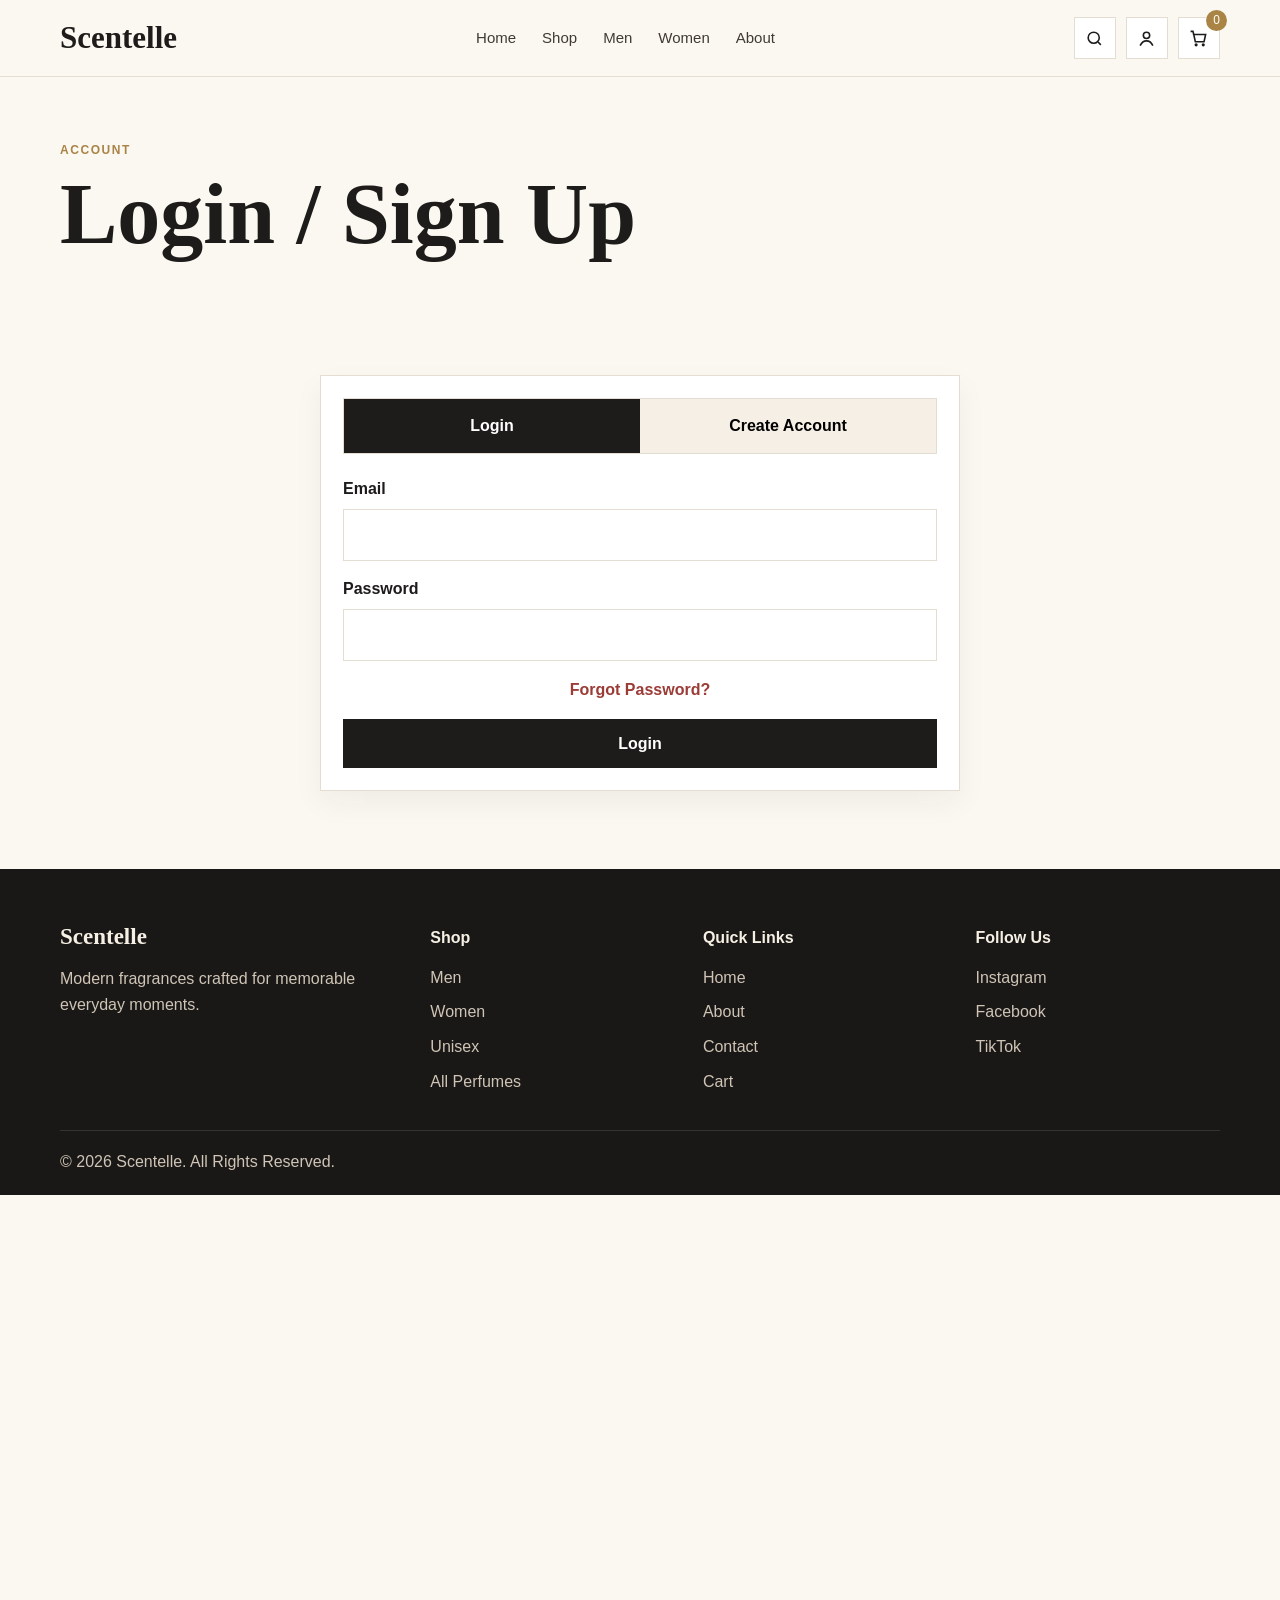
<file: index.html>
<?php require_once __DIR__ . '/includes/auth_guard.php'; ?>
<!DOCTYPE html>
<html lang="en" class="auth-checking">
<head>
  <meta charset="UTF-8">
  <meta name="viewport" content="width=device-width, initial-scale=1.0">
  <title>Scentelle | Modern Perfume Store</title>
  <link rel="icon" href="assets/images/bottle-amber.svg" type="image/svg+xml">
  <link rel="stylesheet" href="css/style.css">
</head>
<body>
  <header class="site-header">
    <div class="container navbar">
      <a class="logo" href="index.html">Scentelle</a>
      <nav class="nav-links" aria-label="Main navigation">
        <a class="active-link" href="index.html">Home</a>
        <a href="shop.html">Shop</a>
        <a href="shop.html?gender=Men">Men</a>
        <a href="shop.html?gender=Women">Women</a>
        <a href="about.html">About</a>
      </nav>
      <div class="nav-actions">
        <button class="icon-button" data-search-link type="button" aria-label="Search"><svg viewBox="0 0 24 24" fill="none" stroke="currentColor" stroke-width="2"><circle cx="11" cy="11" r="7"/><path d="m20 20-3.5-3.5"/></svg></button>
        <a class="icon-button" href="login.html" aria-label="Account"><svg viewBox="0 0 24 24" fill="none" stroke="currentColor" stroke-width="2"><circle cx="12" cy="8" r="4"/><path d="M4 21c1.8-4 5-6 8-6s6.2 2 8 6"/></svg></a>
        <a class="icon-button" href="cart.html" aria-label="Cart"><svg viewBox="0 0 24 24" fill="none" stroke="currentColor" stroke-width="2"><path d="M6 7h15l-2 9H8L6 7Z"/><path d="M6 7 5 3H2"/><circle cx="9" cy="20" r="1"/><circle cx="18" cy="20" r="1"/></svg><span class="cart-count" data-cart-count>0</span></a>
        <button class="logout-button" data-logout type="button">Logout</button>
        <button class="menu-toggle" type="button" aria-label="Menu"><span></span><span></span><span></span></button>
      </div>
    </div>
  </header>

  <main>
    <section class="hero">
      <img src="assets/images/hero-perfumes.png" alt="Elegant perfume bottles on an ivory surface">
      <div class="container hero-content">
        <p class="eyebrow">Modern fragrance house</p>
        <h1>Find Your Signature</h1>
        <p class="lead">Discover fragrances crafted to leave a lasting impression.</p>
        <div class="button-row">
          <a class="btn dark" href="shop.html">Shop Now</a>
          <a class="btn light" href="#featured">Explore Collection</a>
        </div>
      </div>
    </section>

    <section class="section">
      <div class="container">
        <div class="section-head">
          <div>
            <p class="eyebrow">Shop by category</p>
            <h2>Fragrance for every mood</h2>
          </div>
        </div>
        <div class="category-grid">
          <article class="category-card"><img src="assets/images/category-men.svg" alt="Men perfume category"><div><h3>Men</h3><p>Confident woods, citrus, and amber.</p><a class="btn light" href="shop.html?gender=Men">Shop</a></div></article>
          <article class="category-card"><img src="assets/images/category-women.svg" alt="Women perfume category"><div><h3>Women</h3><p>Elegant florals, musk, and soft spice.</p><a class="btn light" href="shop.html?gender=Women">Shop</a></div></article>
          <article class="category-card"><img src="assets/images/category-unisex.svg" alt="Unisex perfume category"><div><h3>Unisex</h3><p>Balanced scents made for everyone.</p><a class="btn light" href="shop.html?gender=Unisex">Shop</a></div></article>
        </div>
      </div>
    </section>

    <section class="section alt" id="featured">
      <div class="container">
        <div class="section-head">
          <div>
            <p class="eyebrow">Featured perfumes</p>
            <h2>Customer favorites</h2>
          </div>
          <a class="btn light" href="shop.html">View All</a>
        </div>
        <div class="product-grid" data-featured-products></div>
      </div>
    </section>

    <section class="promo-band">
      <div class="container promo-inner">
        <div>
          <p class="eyebrow">Limited edit</p>
          <h2>The Signature Collection</h2>
          <p>Timeless fragrances created for unforgettable moments.</p>
        </div>
        <a class="btn gold" href="shop.html">Explore Now</a>
      </div>
    </section>

    <section class="section">
      <div class="container">
        <div class="why-grid">
          <article class="why-card"><div class="icon">P</div><h3>Premium Fragrances</h3><p>Carefully blended scents with elegant lasting power.</p></article>
          <article class="why-card"><div class="icon">A</div><h3>Authentic Products</h3><p>Each bottle is presented with clear product details.</p></article>
          <article class="why-card"><div class="icon">D</div><h3>Fast Delivery</h3><p>Simple delivery rules and free shipping over Rs. 10,000.</p></article>
          <article class="why-card"><div class="icon">R</div><h3>Easy Returns</h3><p>A calm shopping experience from cart to checkout.</p></article>
        </div>
      </div>
    </section>

    <section class="section newsletter">
      <div class="container">
        <p class="eyebrow">Newsletter</p>
        <h2>Stay in the Scent</h2>
        <form data-newsletter>
          <input type="email" placeholder="Enter your email address" aria-label="Email address">
          <button class="btn dark" type="submit">Subscribe</button>
        </form>
      </div>
    </section>
  </main>

  <footer class="site-footer">
    <div class="container footer-grid">
      <div><h3>Scentelle</h3><p>Modern fragrances crafted for memorable everyday moments.</p></div>
      <div><h4>Shop</h4><div class="footer-links"><a href="shop.html?gender=Men">Men</a><a href="shop.html?gender=Women">Women</a><a href="shop.html?gender=Unisex">Unisex</a><a href="shop.html">All Perfumes</a></div></div>
      <div><h4>Quick Links</h4><div class="footer-links"><a href="index.html">Home</a><a href="about.html">About</a><a href="about.html#contact">Contact</a><a href="cart.html">Cart</a></div></div>
      <div><h4>Follow Us</h4><div class="footer-links"><a href="https://www.instagram.com/">Instagram</a><a href="https://www.facebook.com/">Facebook</a><a href="https://www.tiktok.com/">TikTok</a></div></div>
    </div>
    <div class="container footer-bottom">© 2026 Scentelle. All Rights Reserved.</div>
  </footer>

  <script src="js/auth.js"></script>
  <script src="js/products.js"></script>
  <script src="js/main.js"></script>
</body>
</html>
</file>
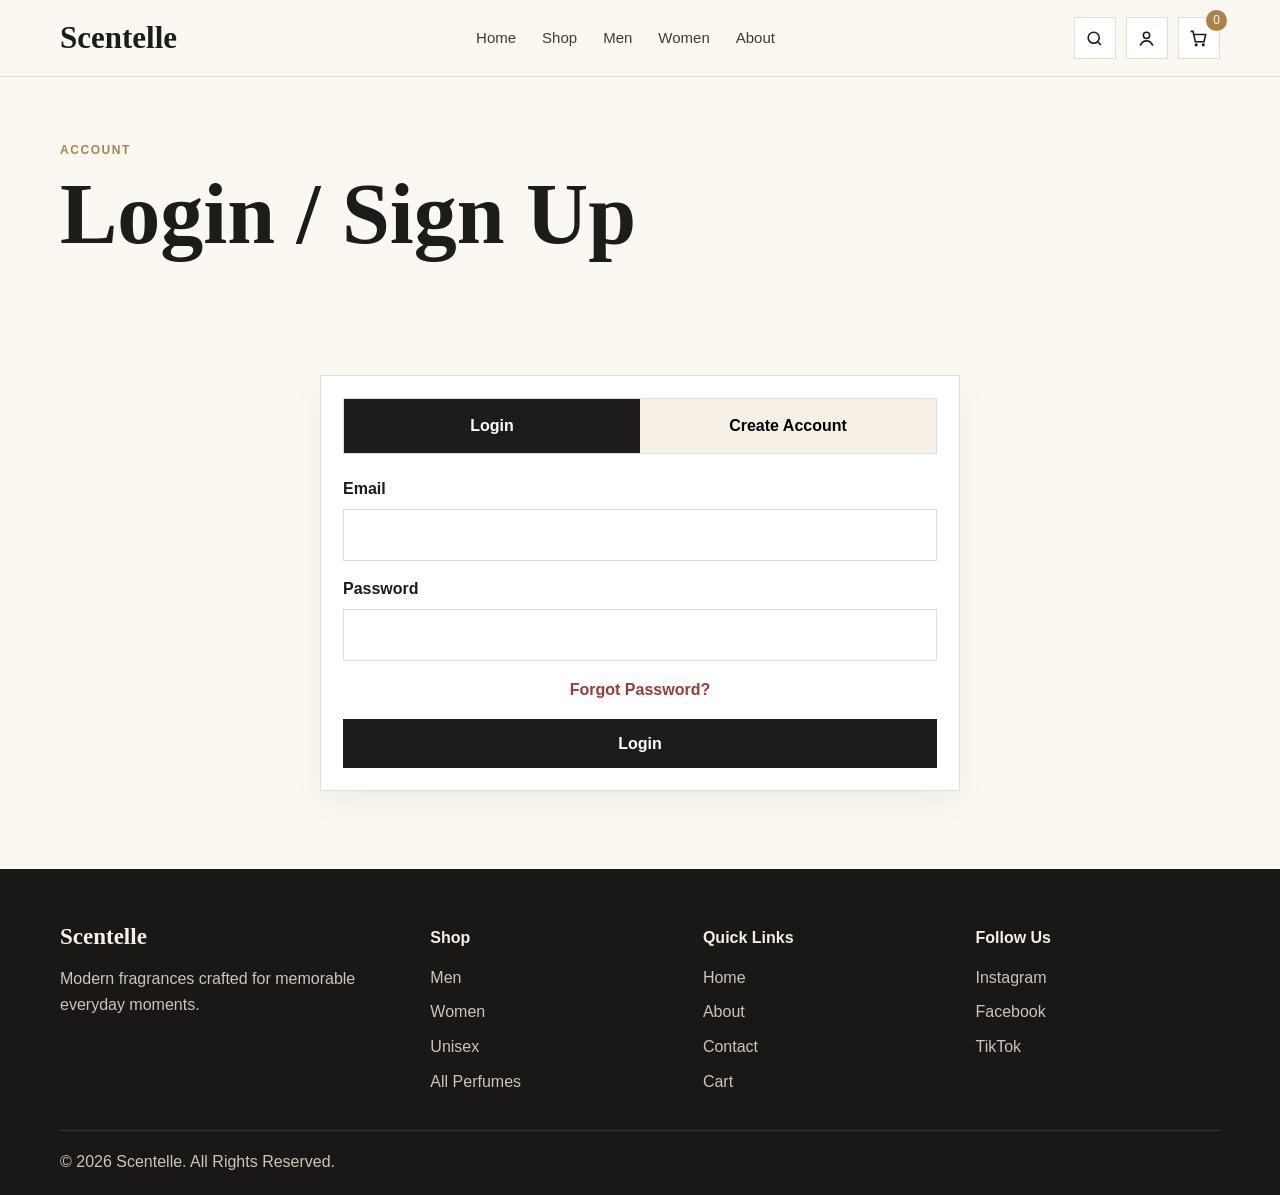
<file: about.html>
<?php require_once __DIR__ . '/includes/auth_guard.php'; ?>
<!DOCTYPE html>
<html lang="en" class="auth-checking">
<head>
  <meta charset="UTF-8">
  <meta name="viewport" content="width=device-width, initial-scale=1.0">
  <title>About Scentelle | Contact</title>
  <link rel="icon" href="assets/images/bottle-amber.svg" type="image/svg+xml">
  <link rel="stylesheet" href="css/style.css">
</head>
<body>
  <header class="site-header">
    <div class="container navbar">
      <a class="logo" href="index.html">Scentelle</a>
      <nav class="nav-links" aria-label="Main navigation"><a href="index.html">Home</a><a href="shop.html">Shop</a><a href="shop.html?gender=Men">Men</a><a href="shop.html?gender=Women">Women</a><a class="active-link" href="about.html">About</a></nav>
      <div class="nav-actions">
        <button class="icon-button" data-search-link type="button" aria-label="Search"><svg viewBox="0 0 24 24" fill="none" stroke="currentColor" stroke-width="2"><circle cx="11" cy="11" r="7"/><path d="m20 20-3.5-3.5"/></svg></button>
        <a class="icon-button" href="login.html" aria-label="Account"><svg viewBox="0 0 24 24" fill="none" stroke="currentColor" stroke-width="2"><circle cx="12" cy="8" r="4"/><path d="M4 21c1.8-4 5-6 8-6s6.2 2 8 6"/></svg></a>
        <a class="icon-button" href="cart.html" aria-label="Cart"><svg viewBox="0 0 24 24" fill="none" stroke="currentColor" stroke-width="2"><path d="M6 7h15l-2 9H8L6 7Z"/><path d="M6 7 5 3H2"/><circle cx="9" cy="20" r="1"/><circle cx="18" cy="20" r="1"/></svg><span class="cart-count" data-cart-count>0</span></a>
        <button class="logout-button" data-logout type="button">Logout</button>
        <button class="menu-toggle" type="button" aria-label="Menu"><span></span><span></span><span></span></button>
      </div>
    </div>
  </header>
  <main>
    <section class="section">
      <div class="container about-grid">
        <div>
          <p class="eyebrow">Our story</p>
          <h1>About Scentelle</h1>
          <p class="lead">Scentelle was created with one idea: every person deserves a fragrance that feels uniquely theirs. Our collection blends modern elegance with memorable notes, giving perfume lovers in Pakistan a refined and simple shopping experience.</p>
        </div>
        <img src="assets/images/hero-perfumes.png" alt="Scentelle perfume display">
      </div>
    </section>
    <section class="section alt">
      <div class="container">
        <div class="section-head"><div><p class="eyebrow">Our values</p><h2>What guides us</h2></div></div>
        <div class="values-grid">
          <article class="value-card"><h3>Quality</h3><p>Clean product information and thoughtful fragrance blends.</p></article>
          <article class="value-card"><h3>Elegance</h3><p>A minimal store experience inspired by premium perfume counters.</p></article>
          <article class="value-card"><h3>Authenticity</h3><p>Simple, honest details for a confident fragrance choice.</p></article>
        </div>
      </div>
    </section>
    <section class="section" id="contact">
      <div class="container">
        <div class="section-head"><div><p class="eyebrow">Contact</p><h2>Get in Touch</h2></div></div>
        <div class="contact-layout">
          <form class="checkout-form" data-contact-form>
            <div class="field"><label for="name">Name</label><input id="name" name="name" required></div>
            <div class="field"><label for="email">Email</label><input id="email" name="email" type="email" required></div>
            <div class="field"><label for="subject">Subject</label><input id="subject" name="subject" required></div>
            <div class="field"><label for="message">Message</label><textarea id="message" name="message" required></textarea></div>
            <button class="btn dark" type="submit">Send Message</button>
          </form>
          <aside class="contact-card">
            <h3>Scentelle</h3>
            <p>Email: hello@scentelle.pk</p>
            <p>Phone: +92 300 1234567</p>
            <p>Islamabad, Pakistan</p>
          </aside>
        </div>
      </div>
    </section>
  </main>
  <footer class="site-footer">
    <div class="container footer-grid">
      <div><h3>Scentelle</h3><p>Modern fragrances crafted for memorable everyday moments.</p></div>
      <div><h4>Shop</h4><div class="footer-links"><a href="shop.html?gender=Men">Men</a><a href="shop.html?gender=Women">Women</a><a href="shop.html?gender=Unisex">Unisex</a><a href="shop.html">All Perfumes</a></div></div>
      <div><h4>Quick Links</h4><div class="footer-links"><a href="index.html">Home</a><a href="about.html">About</a><a href="about.html#contact">Contact</a><a href="cart.html">Cart</a></div></div>
      <div><h4>Follow Us</h4><div class="footer-links"><a href="https://www.instagram.com/">Instagram</a><a href="https://www.facebook.com/">Facebook</a><a href="https://www.tiktok.com/">TikTok</a></div></div>
    </div>
    <div class="container footer-bottom">© 2026 Scentelle. All Rights Reserved.</div>
  </footer>
  <script src="js/auth.js"></script><script src="js/products.js"></script><script src="js/main.js"></script>
</body>
</html>
</file>
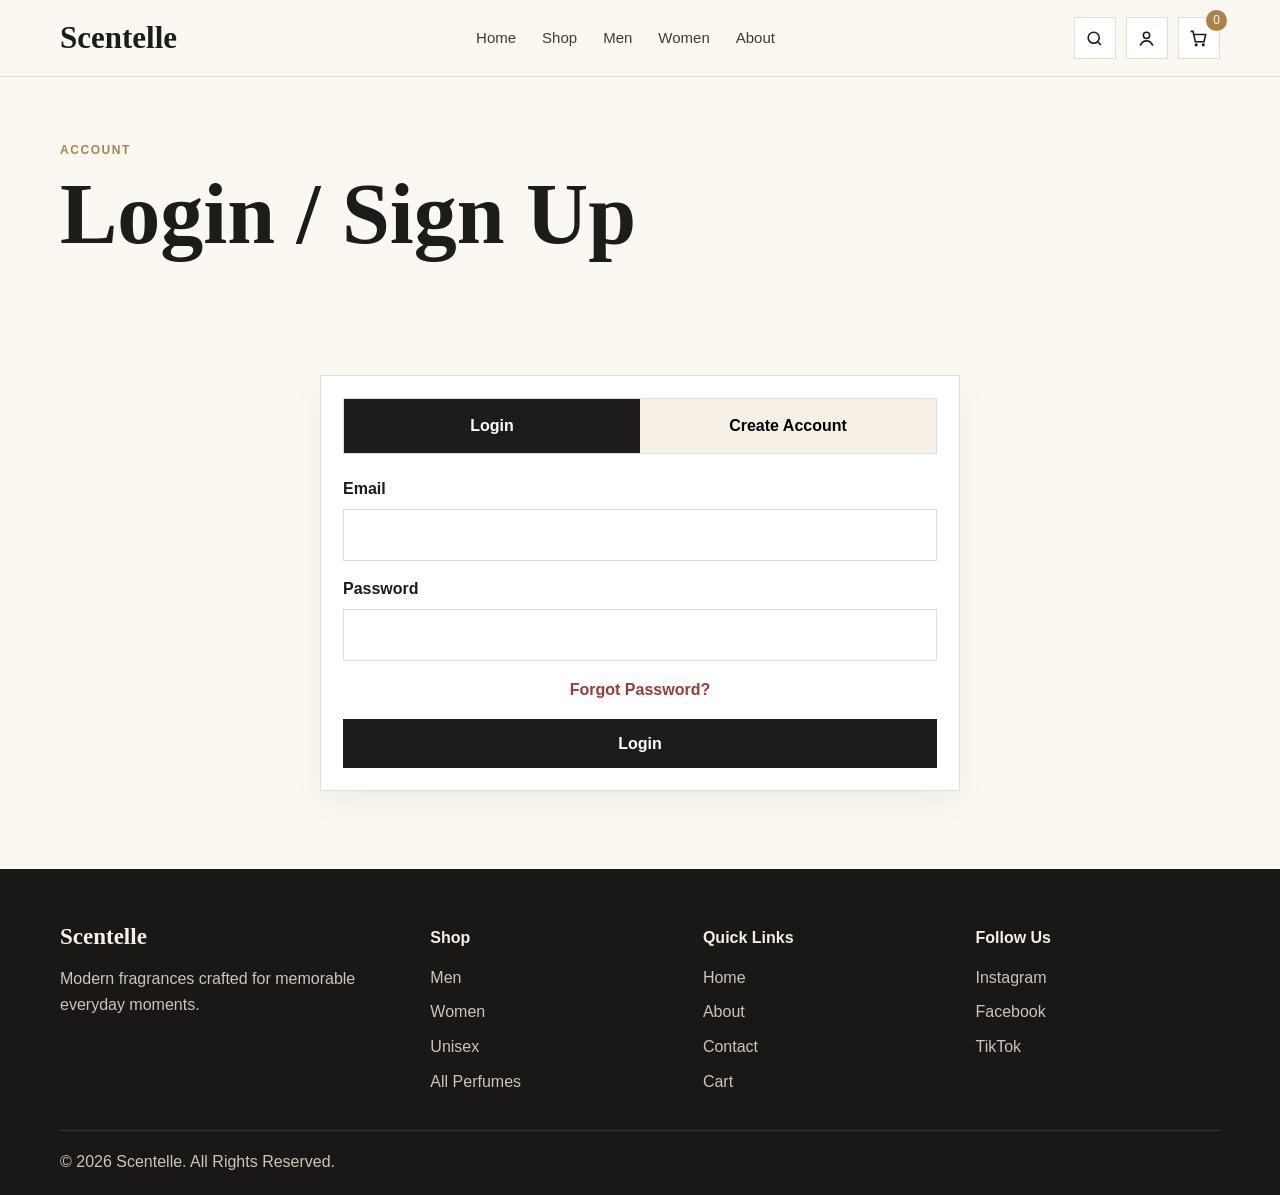
<file: cart.html>
<?php require_once __DIR__ . '/includes/auth_guard.php'; ?>
<!DOCTYPE html>
<html lang="en" class="auth-checking">
<head>
  <meta charset="UTF-8">
  <meta name="viewport" content="width=device-width, initial-scale=1.0">
  <title>Shopping Cart | Scentelle</title>
  <link rel="icon" href="assets/images/bottle-amber.svg" type="image/svg+xml">
  <link rel="stylesheet" href="css/style.css">
</head>
<body>
  <header class="site-header">
    <div class="container navbar">
      <a class="logo" href="index.html">Scentelle</a>
      <nav class="nav-links" aria-label="Main navigation"><a href="index.html">Home</a><a href="shop.html">Shop</a><a href="shop.html?gender=Men">Men</a><a href="shop.html?gender=Women">Women</a><a href="about.html">About</a></nav>
      <div class="nav-actions">
        <button class="icon-button" data-search-link type="button" aria-label="Search"><svg viewBox="0 0 24 24" fill="none" stroke="currentColor" stroke-width="2"><circle cx="11" cy="11" r="7"/><path d="m20 20-3.5-3.5"/></svg></button>
        <a class="icon-button" href="login.html" aria-label="Account"><svg viewBox="0 0 24 24" fill="none" stroke="currentColor" stroke-width="2"><circle cx="12" cy="8" r="4"/><path d="M4 21c1.8-4 5-6 8-6s6.2 2 8 6"/></svg></a>
        <a class="icon-button" href="cart.html" aria-label="Cart"><svg viewBox="0 0 24 24" fill="none" stroke="currentColor" stroke-width="2"><path d="M6 7h15l-2 9H8L6 7Z"/><path d="M6 7 5 3H2"/><circle cx="9" cy="20" r="1"/><circle cx="18" cy="20" r="1"/></svg><span class="cart-count" data-cart-count>0</span></a>
        <button class="logout-button" data-logout type="button">Logout</button>
        <button class="menu-toggle" type="button" aria-label="Menu"><span></span><span></span><span></span></button>
      </div>
    </div>
  </header>
  <main>
    <section class="page-hero"><div class="container"><p class="eyebrow">Your selection</p><h1>Shopping Cart</h1></div></section>
    <section class="section">
      <div class="container cart-layout">
        <div data-cart-list></div>
        <aside class="summary-box">
          <h3>Cart Summary</h3>
          <div data-cart-summary></div>
          <form class="promo-form" data-promo-form><input type="text" placeholder="Enter Promo Code"><button class="btn light" type="submit">Apply</button></form>
          <div class="button-row" style="margin-top:18px"><a class="btn light" href="shop.html">Continue Shopping</a><a class="btn dark" href="checkout.html">Proceed to Checkout</a></div>
        </aside>
      </div>
    </section>
  </main>
  <footer class="site-footer">
    <div class="container footer-grid">
      <div><h3>Scentelle</h3><p>Modern fragrances crafted for memorable everyday moments.</p></div>
      <div><h4>Shop</h4><div class="footer-links"><a href="shop.html?gender=Men">Men</a><a href="shop.html?gender=Women">Women</a><a href="shop.html?gender=Unisex">Unisex</a><a href="shop.html">All Perfumes</a></div></div>
      <div><h4>Quick Links</h4><div class="footer-links"><a href="index.html">Home</a><a href="about.html">About</a><a href="about.html#contact">Contact</a><a href="cart.html">Cart</a></div></div>
      <div><h4>Follow Us</h4><div class="footer-links"><a href="https://www.instagram.com/">Instagram</a><a href="https://www.facebook.com/">Facebook</a><a href="https://www.tiktok.com/">TikTok</a></div></div>
    </div>
    <div class="container footer-bottom">© 2026 Scentelle. All Rights Reserved.</div>
  </footer>
  <script src="js/auth.js"></script><script src="js/products.js"></script><script src="js/main.js"></script><script src="js/cart.js"></script>
</body>
</html>
</file>
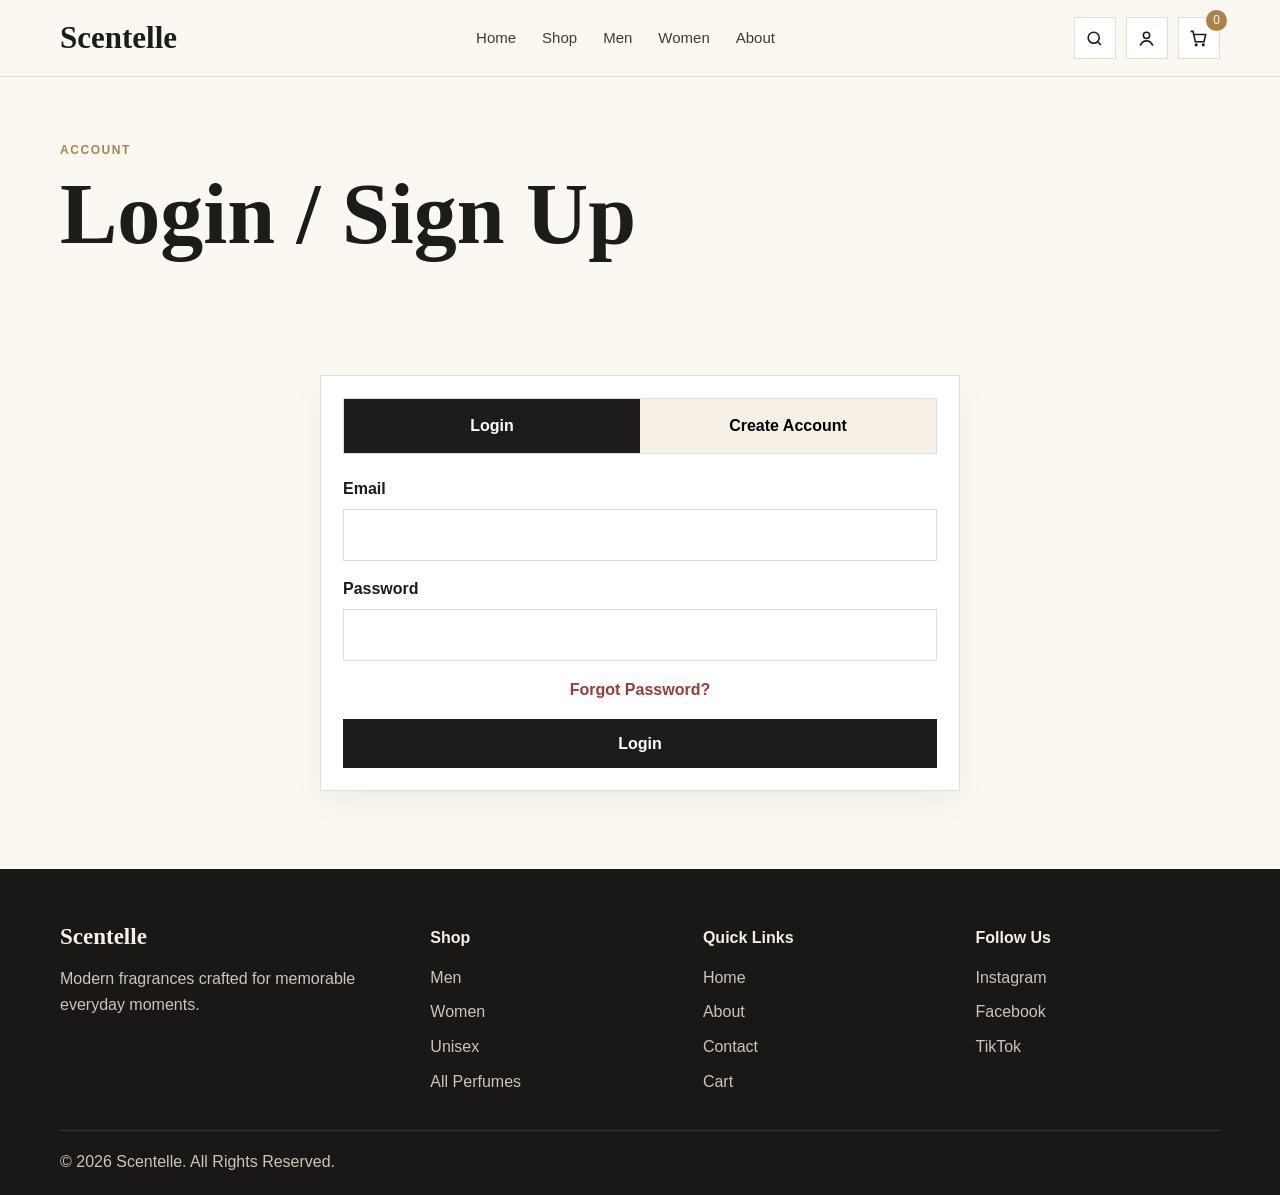
<file: checkout.html>
<?php require_once __DIR__ . '/includes/auth_guard.php'; ?>
<!DOCTYPE html>
<html lang="en" class="auth-checking">
<head>
  <meta charset="UTF-8">
  <meta name="viewport" content="width=device-width, initial-scale=1.0">
  <title>Checkout | Scentelle</title>
  <link rel="icon" href="assets/images/bottle-amber.svg" type="image/svg+xml">
  <link rel="stylesheet" href="css/style.css">
</head>
<body>
  <header class="site-header">
    <div class="container navbar">
      <a class="logo" href="index.html">Scentelle</a>
      <nav class="nav-links" aria-label="Main navigation"><a href="index.html">Home</a><a href="shop.html">Shop</a><a href="shop.html?gender=Men">Men</a><a href="shop.html?gender=Women">Women</a><a href="about.html">About</a></nav>
      <div class="nav-actions">
        <button class="icon-button" data-search-link type="button" aria-label="Search"><svg viewBox="0 0 24 24" fill="none" stroke="currentColor" stroke-width="2"><circle cx="11" cy="11" r="7"/><path d="m20 20-3.5-3.5"/></svg></button>
        <a class="icon-button" href="login.html" aria-label="Account"><svg viewBox="0 0 24 24" fill="none" stroke="currentColor" stroke-width="2"><circle cx="12" cy="8" r="4"/><path d="M4 21c1.8-4 5-6 8-6s6.2 2 8 6"/></svg></a>
        <a class="icon-button" href="cart.html" aria-label="Cart"><svg viewBox="0 0 24 24" fill="none" stroke="currentColor" stroke-width="2"><path d="M6 7h15l-2 9H8L6 7Z"/><path d="M6 7 5 3H2"/><circle cx="9" cy="20" r="1"/><circle cx="18" cy="20" r="1"/></svg><span class="cart-count" data-cart-count>0</span></a>
        <button class="logout-button" data-logout type="button">Logout</button>
        <button class="menu-toggle" type="button" aria-label="Menu"><span></span><span></span><span></span></button>
      </div>
    </div>
  </header>
  <main>
    <section class="page-hero"><div class="container"><p class="eyebrow">Secure frontend simulation</p><h1>Checkout</h1></div></section>
    <section class="section">
      <div class="container checkout-layout">
        <form class="checkout-form" data-checkout-form>
          <h2>Customer Information</h2>
          <div class="form-grid two">
            <div class="field"><label for="firstName">First Name</label><input id="firstName" name="firstName" required></div>
            <div class="field"><label for="lastName">Last Name</label><input id="lastName" name="lastName" required></div>
            <div class="field"><label for="email">Email</label><input id="email" name="email" type="email" required></div>
            <div class="field"><label for="phone">Phone Number</label><input id="phone" name="phone" required></div>
          </div>
          <h2>Delivery Address</h2>
          <div class="form-grid two">
            <div class="field"><label for="address">Address</label><input id="address" name="address" required></div>
            <div class="field"><label for="city">City</label><input id="city" name="city" required></div>
            <div class="field"><label for="province">Province</label><select id="province" name="province" required><option value="">Select Province</option><option>Islamabad</option><option>Punjab</option><option>Sindh</option><option>Khyber Pakhtunkhwa</option><option>Balochistan</option><option>Gilgit-Baltistan</option><option>Azad Kashmir</option></select></div>
            <div class="field"><label for="postalCode">Postal Code</label><input id="postalCode" name="postalCode" required></div>
          </div>
          <h2>Payment Method</h2>
          <div class="payment-options">
            <label><input type="radio" name="payment" value="cod" checked> Cash on Delivery</label>
            <label><input type="radio" name="payment" value="card"> Credit / Debit Card</label>
          </div>
          <div class="form-grid two" data-card-fields hidden>
            <div class="field"><label for="cardNumber">Card Number</label><input id="cardNumber" name="cardNumber" inputmode="numeric"></div>
            <div class="field"><label for="cardName">Cardholder Name</label><input id="cardName" name="cardName"></div>
            <div class="field"><label for="expiry">Expiry Date</label><input id="expiry" name="expiry" placeholder="MM/YY"></div>
            <div class="field"><label for="cvv">CVV</label><input id="cvv" name="cvv" inputmode="numeric"></div>
          </div>
          <button class="btn dark" type="submit">Place Order</button>
        </form>
        <aside class="summary-box"><h3>Order Summary</h3><div data-order-summary></div></aside>
        <div class="success-panel" data-order-success hidden>
          <h2>Order Placed Successfully!</h2>
          <p>Thank you for shopping with Scentelle. Your order number is <strong data-order-number>SCT-1042</strong>.</p>
          <a class="btn dark" href="shop.html">Continue Shopping</a>
        </div>
      </div>
    </section>
  </main>
  <footer class="site-footer">
    <div class="container footer-grid">
      <div><h3>Scentelle</h3><p>Modern fragrances crafted for memorable everyday moments.</p></div>
      <div><h4>Shop</h4><div class="footer-links"><a href="shop.html?gender=Men">Men</a><a href="shop.html?gender=Women">Women</a><a href="shop.html?gender=Unisex">Unisex</a><a href="shop.html">All Perfumes</a></div></div>
      <div><h4>Quick Links</h4><div class="footer-links"><a href="index.html">Home</a><a href="about.html">About</a><a href="about.html#contact">Contact</a><a href="cart.html">Cart</a></div></div>
      <div><h4>Follow Us</h4><div class="footer-links"><a href="https://www.instagram.com/">Instagram</a><a href="https://www.facebook.com/">Facebook</a><a href="https://www.tiktok.com/">TikTok</a></div></div>
    </div>
    <div class="container footer-bottom">© 2026 Scentelle. All Rights Reserved.</div>
  </footer>
  <script src="js/auth.js"></script><script src="js/products.js"></script><script src="js/main.js"></script><script src="js/checkout.js"></script>
</body>
</html>
</file>
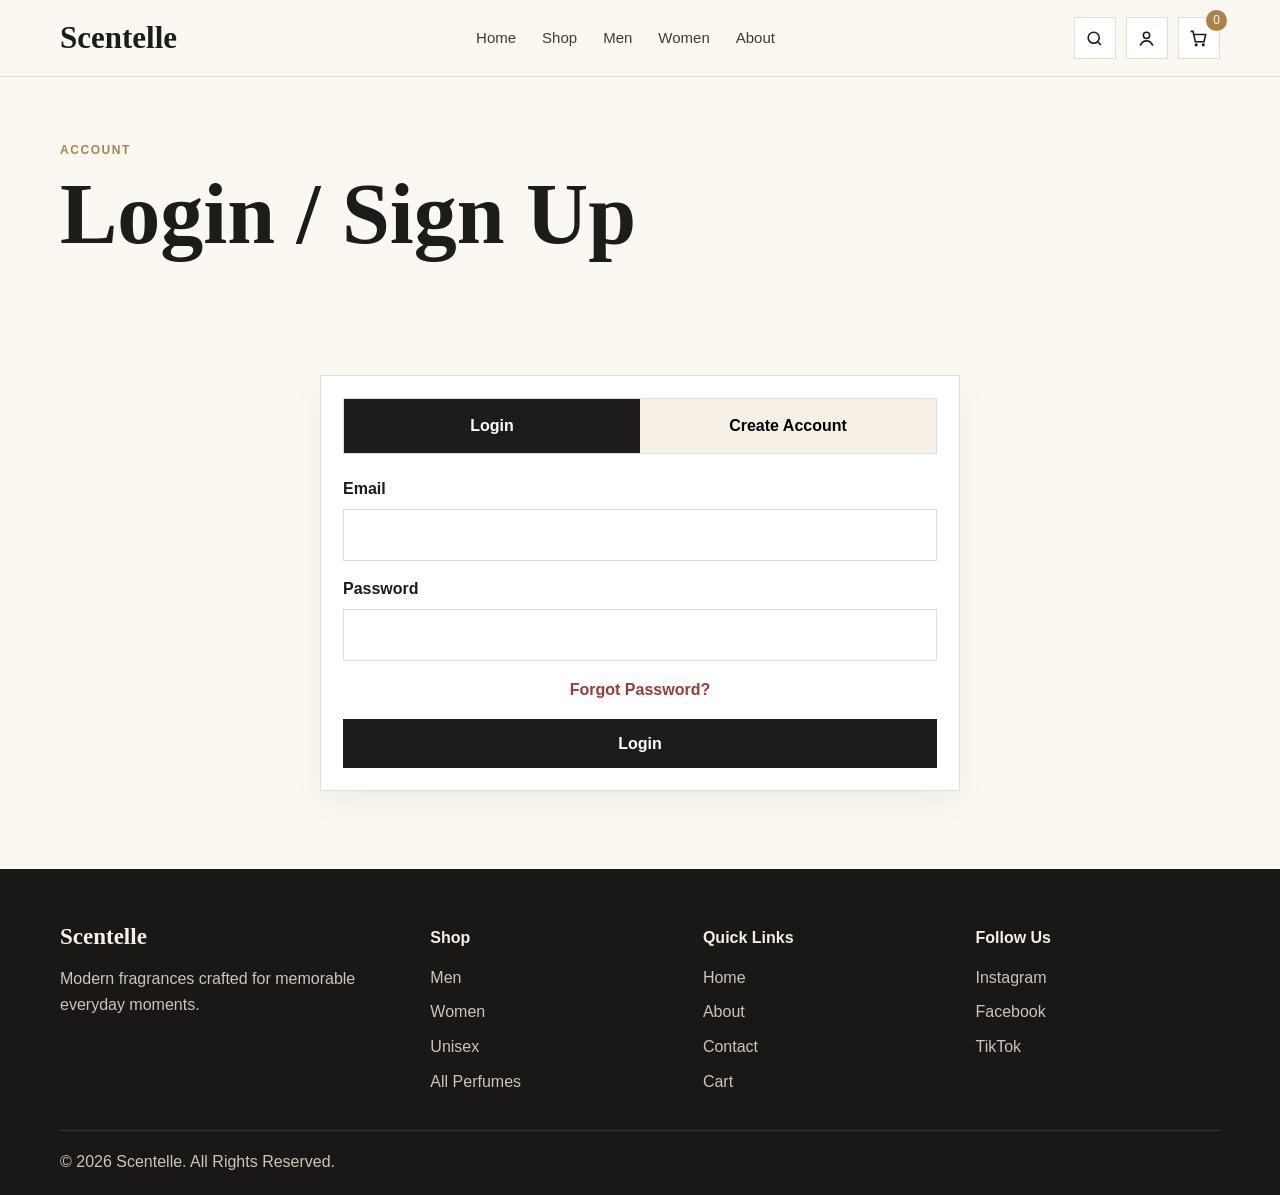
<file: login.html>
<?php require_once __DIR__ . '/includes/guest_guard.php'; ?>
<!DOCTYPE html>
<html lang="en">
<head>
  <meta charset="UTF-8">
  <meta name="viewport" content="width=device-width, initial-scale=1.0">
  <title>Login | Scentelle</title>
  <link rel="icon" href="assets/images/bottle-amber.svg" type="image/svg+xml">
  <link rel="stylesheet" href="css/style.css">
</head>
<body>
  <header class="site-header">
    <div class="container navbar">
      <a class="logo" href="index.html">Scentelle</a>
      <nav class="nav-links" aria-label="Main navigation"><a href="index.html">Home</a><a href="shop.html">Shop</a><a href="shop.html?gender=Men">Men</a><a href="shop.html?gender=Women">Women</a><a href="about.html">About</a></nav>
      <div class="nav-actions">
        <button class="icon-button" data-search-link type="button" aria-label="Search"><svg viewBox="0 0 24 24" fill="none" stroke="currentColor" stroke-width="2"><circle cx="11" cy="11" r="7"/><path d="m20 20-3.5-3.5"/></svg></button>
        <a class="icon-button" href="login.html" aria-label="Account"><svg viewBox="0 0 24 24" fill="none" stroke="currentColor" stroke-width="2"><circle cx="12" cy="8" r="4"/><path d="M4 21c1.8-4 5-6 8-6s6.2 2 8 6"/></svg></a>
        <a class="icon-button" href="cart.html" aria-label="Cart"><svg viewBox="0 0 24 24" fill="none" stroke="currentColor" stroke-width="2"><path d="M6 7h15l-2 9H8L6 7Z"/><path d="M6 7 5 3H2"/><circle cx="9" cy="20" r="1"/><circle cx="18" cy="20" r="1"/></svg><span class="cart-count" data-cart-count>0</span></a>
        <button class="menu-toggle" type="button" aria-label="Menu"><span></span><span></span><span></span></button>
      </div>
    </div>
  </header>
  <main>
    <section class="page-hero"><div class="container"><p class="eyebrow">Account</p><h1>Login / Sign Up</h1></div></section>
    <section class="section">
      <div class="container auth-layout" data-auth-page>
        <div class="auth-box">
          <div class="auth-tabs"><button class="active" data-auth-tab="login" type="button">Login</button><button data-auth-tab="signup" type="button">Create Account</button></div>
          <form class="auth-panel active" data-auth-panel="login" data-login-form>
            <div class="field"><label for="loginEmail">Email</label><input id="loginEmail" name="email" type="email" required></div>
            <div class="field"><label for="loginPassword">Password</label><input id="loginPassword" name="password" type="password" required></div>
            <button class="remove" data-forgot-password type="button">Forgot Password?</button>
            <button class="btn dark" type="submit">Login</button>
          </form>
          <form class="auth-panel" data-auth-panel="signup" data-signup-form>
            <div class="field"><label for="fullName">Full Name</label><input id="fullName" name="fullName" required></div>
            <div class="field"><label for="signupEmail">Email</label><input id="signupEmail" name="email" type="email" required></div>
            <div class="field"><label for="signupPassword">Password</label><input id="signupPassword" name="password" type="password" minlength="8" required></div>
            <div class="field"><label for="confirmPassword">Confirm Password</label><input id="confirmPassword" name="confirmPassword" type="password" minlength="8" required></div>
            <button class="btn dark" type="submit">Create Account</button>
          </form>
        </div>
      </div>
    </section>
  </main>
  <footer class="site-footer">
    <div class="container footer-grid">
      <div><h3>Scentelle</h3><p>Modern fragrances crafted for memorable everyday moments.</p></div>
      <div><h4>Shop</h4><div class="footer-links"><a href="shop.html?gender=Men">Men</a><a href="shop.html?gender=Women">Women</a><a href="shop.html?gender=Unisex">Unisex</a><a href="shop.html">All Perfumes</a></div></div>
      <div><h4>Quick Links</h4><div class="footer-links"><a href="index.html">Home</a><a href="about.html">About</a><a href="about.html#contact">Contact</a><a href="cart.html">Cart</a></div></div>
      <div><h4>Follow Us</h4><div class="footer-links"><a href="https://www.instagram.com/">Instagram</a><a href="https://www.facebook.com/">Facebook</a><a href="https://www.tiktok.com/">TikTok</a></div></div>
    </div>
    <div class="container footer-bottom">© 2026 Scentelle. All Rights Reserved.</div>
  </footer>
  <script src="js/auth.js"></script><script src="js/products.js"></script><script src="js/main.js"></script>
</body>
</html>
</file>
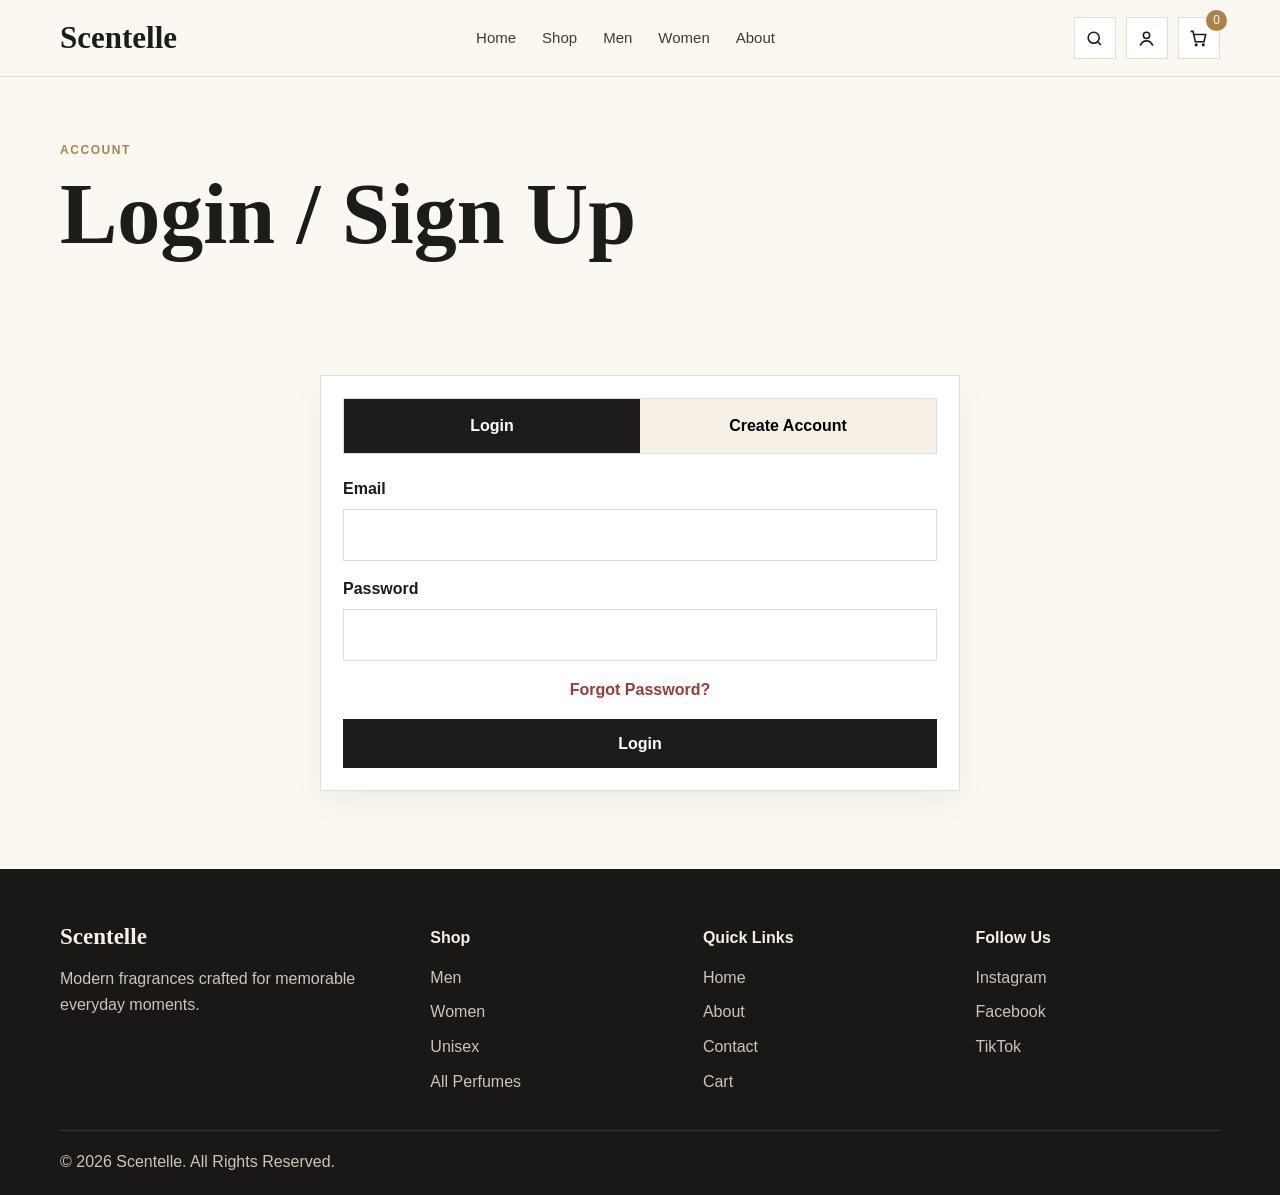
<file: product.html>
<?php require_once __DIR__ . '/includes/auth_guard.php'; ?>
<!DOCTYPE html>
<html lang="en" class="auth-checking">
<head>
  <meta charset="UTF-8">
  <meta name="viewport" content="width=device-width, initial-scale=1.0">
  <title>Product Details | Scentelle</title>
  <link rel="icon" href="assets/images/bottle-amber.svg" type="image/svg+xml">
  <link rel="stylesheet" href="css/style.css">
</head>
<body>
  <header class="site-header">
    <div class="container navbar">
      <a class="logo" href="index.html">Scentelle</a>
      <nav class="nav-links" aria-label="Main navigation"><a href="index.html">Home</a><a href="shop.html">Shop</a><a href="shop.html?gender=Men">Men</a><a href="shop.html?gender=Women">Women</a><a href="about.html">About</a></nav>
      <div class="nav-actions">
        <button class="icon-button" data-search-link type="button" aria-label="Search"><svg viewBox="0 0 24 24" fill="none" stroke="currentColor" stroke-width="2"><circle cx="11" cy="11" r="7"/><path d="m20 20-3.5-3.5"/></svg></button>
        <a class="icon-button" href="login.html" aria-label="Account"><svg viewBox="0 0 24 24" fill="none" stroke="currentColor" stroke-width="2"><circle cx="12" cy="8" r="4"/><path d="M4 21c1.8-4 5-6 8-6s6.2 2 8 6"/></svg></a>
        <a class="icon-button" href="cart.html" aria-label="Cart"><svg viewBox="0 0 24 24" fill="none" stroke="currentColor" stroke-width="2"><path d="M6 7h15l-2 9H8L6 7Z"/><path d="M6 7 5 3H2"/><circle cx="9" cy="20" r="1"/><circle cx="18" cy="20" r="1"/></svg><span class="cart-count" data-cart-count>0</span></a>
        <button class="logout-button" data-logout type="button">Logout</button>
        <button class="menu-toggle" type="button" aria-label="Menu"><span></span><span></span><span></span></button>
      </div>
    </div>
  </header>
  <main>
    <section class="section">
      <div class="container detail-layout" data-product-detail></div>
    </section>
    <section class="section alt">
      <div class="container">
        <div class="section-head"><div><p class="eyebrow">Perfume notes</p><h2>The composition</h2></div></div>
        <div class="notes-grid" data-notes></div>
      </div>
    </section>
    <section class="section">
      <div class="container">
        <div class="section-head"><div><p class="eyebrow">Related products</p><h2>Similar fragrances</h2></div></div>
        <div class="product-grid" data-related></div>
      </div>
    </section>
  </main>
  <footer class="site-footer">
    <div class="container footer-grid">
      <div><h3>Scentelle</h3><p>Modern fragrances crafted for memorable everyday moments.</p></div>
      <div><h4>Shop</h4><div class="footer-links"><a href="shop.html?gender=Men">Men</a><a href="shop.html?gender=Women">Women</a><a href="shop.html?gender=Unisex">Unisex</a><a href="shop.html">All Perfumes</a></div></div>
      <div><h4>Quick Links</h4><div class="footer-links"><a href="index.html">Home</a><a href="about.html">About</a><a href="about.html#contact">Contact</a><a href="cart.html">Cart</a></div></div>
      <div><h4>Follow Us</h4><div class="footer-links"><a href="https://www.instagram.com/">Instagram</a><a href="https://www.facebook.com/">Facebook</a><a href="https://www.tiktok.com/">TikTok</a></div></div>
    </div>
    <div class="container footer-bottom">© 2026 Scentelle. All Rights Reserved.</div>
  </footer>
  <script src="js/auth.js"></script><script src="js/products.js"></script><script src="js/main.js"></script><script src="js/product.js"></script>
</body>
</html>
</file>
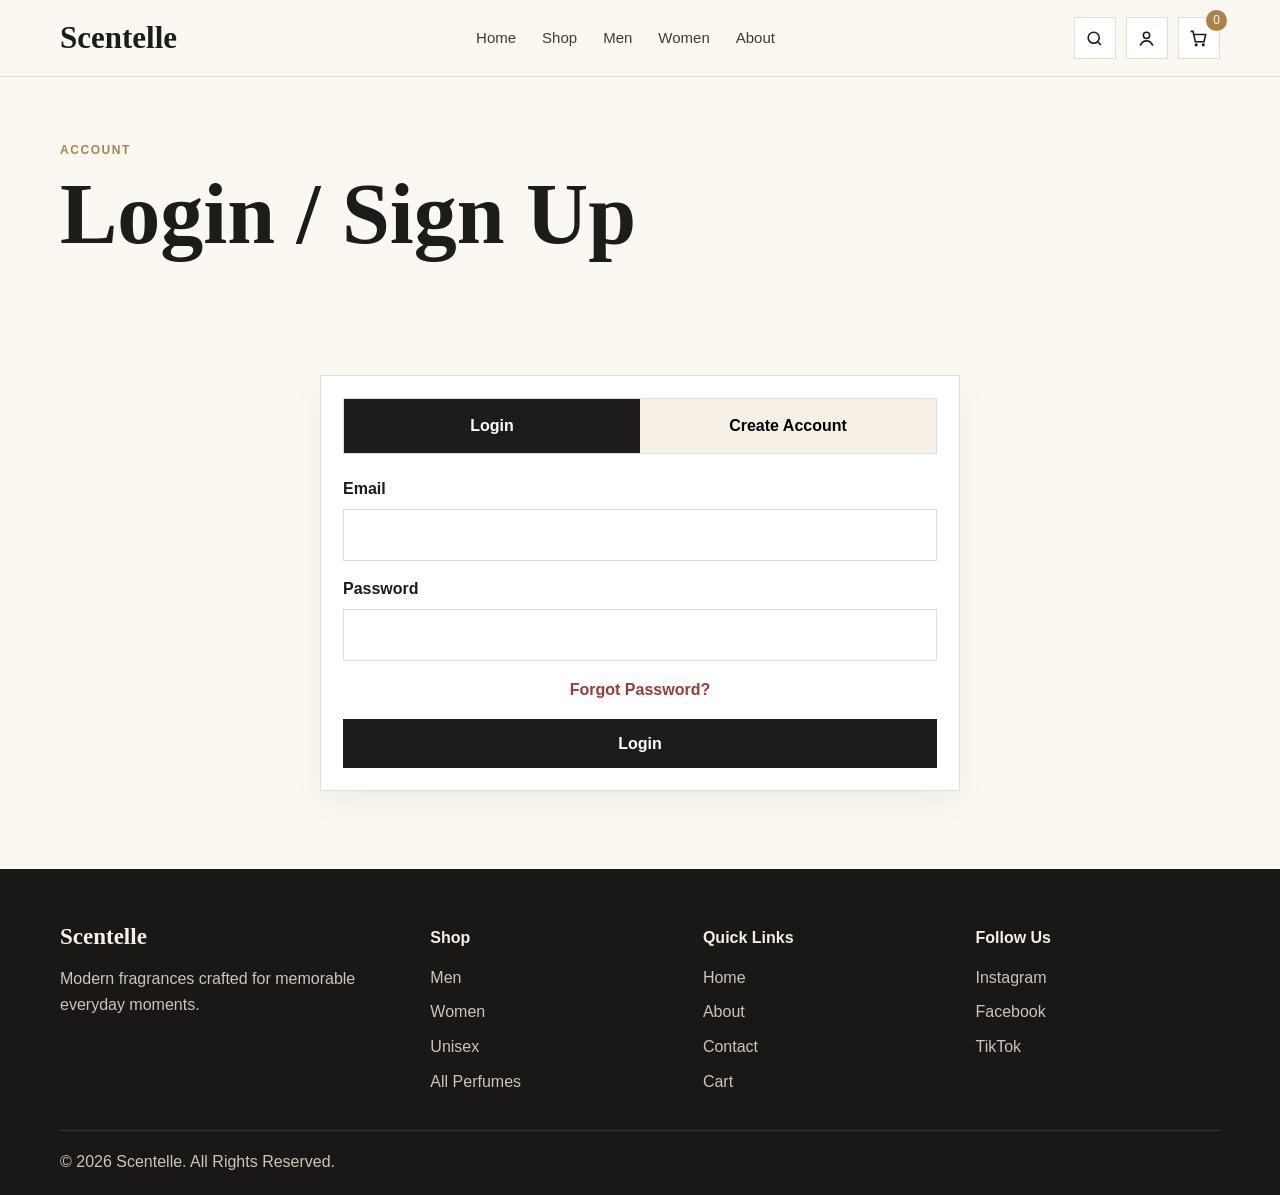
<file: shop.html>
<?php require_once __DIR__ . '/includes/auth_guard.php'; ?>
<!DOCTYPE html>
<html lang="en" class="auth-checking">
<head>
  <meta charset="UTF-8">
  <meta name="viewport" content="width=device-width, initial-scale=1.0">
  <title>Shop Perfumes | Scentelle</title>
  <link rel="icon" href="assets/images/bottle-amber.svg" type="image/svg+xml">
  <link rel="stylesheet" href="css/style.css">
</head>
<body>
  <header class="site-header">
    <div class="container navbar">
      <a class="logo" href="index.html">Scentelle</a>
      <nav class="nav-links" aria-label="Main navigation">
        <a href="index.html">Home</a><a class="active-link" href="shop.html">Shop</a><a href="shop.html?gender=Men">Men</a><a href="shop.html?gender=Women">Women</a><a href="about.html">About</a>
      </nav>
      <div class="nav-actions">
        <button class="icon-button" data-search-link type="button" aria-label="Search"><svg viewBox="0 0 24 24" fill="none" stroke="currentColor" stroke-width="2"><circle cx="11" cy="11" r="7"/><path d="m20 20-3.5-3.5"/></svg></button>
        <a class="icon-button" href="login.html" aria-label="Account"><svg viewBox="0 0 24 24" fill="none" stroke="currentColor" stroke-width="2"><circle cx="12" cy="8" r="4"/><path d="M4 21c1.8-4 5-6 8-6s6.2 2 8 6"/></svg></a>
        <a class="icon-button" href="cart.html" aria-label="Cart"><svg viewBox="0 0 24 24" fill="none" stroke="currentColor" stroke-width="2"><path d="M6 7h15l-2 9H8L6 7Z"/><path d="M6 7 5 3H2"/><circle cx="9" cy="20" r="1"/><circle cx="18" cy="20" r="1"/></svg><span class="cart-count" data-cart-count>0</span></a>
        <button class="logout-button" data-logout type="button">Logout</button>
        <button class="menu-toggle" type="button" aria-label="Menu"><span></span><span></span><span></span></button>
      </div>
    </div>
  </header>

  <main>
    <section class="page-hero">
      <div class="container">
        <p class="eyebrow">Perfume catalog</p>
        <h1>Explore Our Fragrances</h1>
        <p class="lead">Search, filter, and sort Scentelle perfumes by style, price, and rating.</p>
      </div>
    </section>

    <section class="section">
      <div class="container shop-layout">
        <aside class="filters">
          <h3>Filters</h3>
          <div class="filter-group"><label for="genderFilter">Gender</label><select id="genderFilter"><option>All</option><option>Men</option><option>Women</option><option>Unisex</option></select></div>
          <div class="filter-group"><label for="typeFilter">Fragrance Type</label><select id="typeFilter"><option>All</option><option>Eau de Parfum</option><option>Eau de Toilette</option><option>Parfum</option></select></div>
          <div class="filter-group"><label for="priceFilter">Price</label><select id="priceFilter"><option value="all">All Prices</option><option value="under-8000">Under Rs. 8,000</option><option value="8000-12000">Rs. 8,000 - 12,000</option><option value="12000-16000">Rs. 12,000 - 16,000</option><option value="above-16000">Above Rs. 16,000</option></select></div>
        </aside>
        <div>
          <div class="shop-toolbar">
            <input id="productSearch" type="search" placeholder="Search perfumes by name, e.g. Oud">
            <select id="sortFilter" aria-label="Sort products"><option value="featured">Featured</option><option value="low">Price: Low to High</option><option value="high">Price: High to Low</option><option value="rated">Highest Rated</option></select>
          </div>
          <div class="result-row"><span data-result-count>0 perfumes found</span></div>
          <div class="product-grid" data-shop-grid></div>
        </div>
      </div>
    </section>
  </main>

  <footer class="site-footer">
    <div class="container footer-grid">
      <div><h3>Scentelle</h3><p>Modern fragrances crafted for memorable everyday moments.</p></div>
      <div><h4>Shop</h4><div class="footer-links"><a href="shop.html?gender=Men">Men</a><a href="shop.html?gender=Women">Women</a><a href="shop.html?gender=Unisex">Unisex</a><a href="shop.html">All Perfumes</a></div></div>
      <div><h4>Quick Links</h4><div class="footer-links"><a href="index.html">Home</a><a href="about.html">About</a><a href="about.html#contact">Contact</a><a href="cart.html">Cart</a></div></div>
      <div><h4>Follow Us</h4><div class="footer-links"><a href="https://www.instagram.com/">Instagram</a><a href="https://www.facebook.com/">Facebook</a><a href="https://www.tiktok.com/">TikTok</a></div></div>
    </div>
    <div class="container footer-bottom">© 2026 Scentelle. All Rights Reserved.</div>
  </footer>
  <script src="js/auth.js"></script><script src="js/products.js"></script><script src="js/main.js"></script><script src="js/shop.js"></script>
</body>
</html>
</file>
<file: css/style.css>
:root {
  --ivory: #fbf8f2;
  --cream: #f3eadc;
  --beige: #d8c7ab;
  --gold: #a98445;
  --charcoal: #1d1c1a;
  --muted: #6f6a62;
  --line: #e4ddd1;
  --white: #ffffff;
  --rose: #b86f6a;
  --blue: #517985;
  --shadow: 0 18px 45px rgba(32, 26, 20, .10);
}

* {
  box-sizing: border-box;
}

html {
  scroll-behavior: smooth;
}

body {
  margin: 0;
  background: var(--ivory);
  color: var(--charcoal);
  font-family: "Inter", "Segoe UI", Arial, sans-serif;
  line-height: 1.6;
}

.auth-checking body {
  visibility: hidden;
}

img {
  display: block;
  max-width: 100%;
}

a {
  color: inherit;
  text-decoration: none;
}

button,
input,
select,
textarea {
  font: inherit;
}

.container {
  width: min(1160px, calc(100% - 32px));
  margin: 0 auto;
}

.site-header {
  position: sticky;
  top: 0;
  z-index: 20;
  background: rgba(251, 248, 242, .94);
  border-bottom: 1px solid var(--line);
  backdrop-filter: blur(12px);
}

.navbar {
  min-height: 76px;
  display: flex;
  align-items: center;
  justify-content: space-between;
  gap: 24px;
}

.logo {
  font-family: Georgia, "Times New Roman", serif;
  font-size: 31px;
  letter-spacing: 0;
  font-weight: 700;
}

.nav-links {
  display: flex;
  align-items: center;
  gap: 26px;
  color: #3f3a34;
  font-size: 15px;
}

.nav-links a:hover,
.active-link {
  color: var(--gold);
}

.nav-actions {
  display: flex;
  align-items: center;
  gap: 10px;
}

.icon-button,
.menu-toggle,
.logout-button {
  width: 42px;
  height: 42px;
  border: 1px solid var(--line);
  background: var(--white);
  color: var(--charcoal);
  display: inline-flex;
  align-items: center;
  justify-content: center;
  cursor: pointer;
  position: relative;
}

.logout-button {
  width: auto;
  padding: 0 13px;
  font-weight: 800;
}

.icon-button svg {
  width: 19px;
  height: 19px;
}

.cart-count {
  position: absolute;
  top: -8px;
  right: -8px;
  min-width: 21px;
  height: 21px;
  border-radius: 999px;
  background: var(--gold);
  color: #fff;
  font-size: 12px;
  display: grid;
  place-items: center;
}

.menu-toggle {
  display: none;
  flex-direction: column;
  gap: 5px;
}

.menu-toggle span {
  width: 18px;
  height: 2px;
  background: var(--charcoal);
}

.hero {
  min-height: calc(100vh - 76px);
  display: flex;
  align-items: center;
  position: relative;
  overflow: hidden;
  background: #eadfce;
}

.hero::before {
  content: "";
  position: absolute;
  inset: 0;
  background: linear-gradient(90deg, rgba(251, 248, 242, .96) 0%, rgba(251, 248, 242, .84) 34%, rgba(251, 248, 242, .08) 70%);
  z-index: 1;
}

.hero img {
  position: absolute;
  inset: 0;
  width: 100%;
  height: 100%;
  object-fit: cover;
}

.hero-content {
  position: relative;
  z-index: 2;
  max-width: 560px;
  padding: 68px 0;
}

h1,
h2,
h3 {
  font-family: Georgia, "Times New Roman", serif;
  line-height: 1.08;
  margin: 0;
}

h1 {
  font-size: clamp(46px, 7vw, 86px);
}

h2 {
  font-size: clamp(31px, 4vw, 48px);
}

h3 {
  font-size: 23px;
}

.lead {
  color: var(--muted);
  font-size: 18px;
  max-width: 680px;
}

.hero .lead {
  font-size: 21px;
  margin: 18px 0 30px;
}

.btn {
  min-height: 44px;
  display: inline-flex;
  align-items: center;
  justify-content: center;
  border: 1px solid var(--charcoal);
  padding: 11px 19px;
  cursor: pointer;
  transition: transform .2s ease, background .2s ease, color .2s ease;
  font-weight: 650;
}

.btn:hover {
  transform: translateY(-2px);
}

.btn.dark {
  background: var(--charcoal);
  color: #fff;
}

.btn.light {
  background: transparent;
  color: var(--charcoal);
}

.btn.gold {
  background: var(--gold);
  color: #fff;
  border-color: var(--gold);
}

.btn.wide {
  width: 100%;
}

.button-row {
  display: flex;
  flex-wrap: wrap;
  gap: 12px;
}

.section {
  padding: 78px 0;
}

.section.alt {
  background: #f5efe5;
}

.section-head {
  display: flex;
  align-items: end;
  justify-content: space-between;
  gap: 20px;
  margin-bottom: 30px;
}

.eyebrow {
  margin: 0 0 8px;
  text-transform: uppercase;
  font-size: 12px;
  letter-spacing: .13em;
  color: var(--gold);
  font-weight: 800;
}

.category-grid,
.values-grid,
.why-grid,
.notes-grid {
  display: grid;
  grid-template-columns: repeat(3, 1fr);
  gap: 20px;
}

.category-card,
.value-card,
.why-card,
.note-card,
.info-card {
  background: var(--white);
  border: 1px solid var(--line);
  box-shadow: 0 12px 28px rgba(32, 26, 20, .06);
}

.category-card img {
  height: 230px;
  width: 100%;
  object-fit: cover;
}

.category-card div,
.value-card,
.why-card,
.note-card {
  padding: 22px;
}

.category-card p,
.value-card p,
.why-card p,
.note-card p,
.muted {
  color: var(--muted);
}

.product-grid {
  display: grid;
  grid-template-columns: repeat(4, minmax(0, 1fr));
  gap: 22px;
}

.product-card {
  position: relative;
  background: var(--white);
  border: 1px solid var(--line);
  overflow: hidden;
  transition: transform .2s ease, box-shadow .2s ease;
}

.product-card:hover {
  transform: translateY(-4px);
  box-shadow: var(--shadow);
}

.wish-button {
  position: absolute;
  right: 12px;
  top: 12px;
  z-index: 2;
  width: 36px;
  height: 36px;
  border: 1px solid var(--line);
  background: rgba(255, 255, 255, .88);
  cursor: pointer;
  color: var(--rose);
  font-size: 20px;
}

.product-image {
  min-height: 255px;
  background: #f4eee4;
  display: grid;
  place-items: center;
}

.product-image img {
  width: 100%;
  height: 255px;
  object-fit: cover;
}

.product-info {
  padding: 18px;
}

.rating {
  display: flex;
  align-items: center;
  gap: 7px;
  color: var(--muted);
  font-size: 14px;
  margin: 8px 0;
}

.stars {
  color: var(--gold);
  letter-spacing: 1px;
}

.price,
.detail-price {
  font-weight: 800;
  color: var(--charcoal);
}

.detail-price {
  font-size: 28px;
  margin: 16px 0;
}

.card-actions {
  display: grid;
  grid-template-columns: 1fr;
  gap: 9px;
  margin-top: 14px;
}

.promo-band {
  background: var(--charcoal);
  color: #fff;
  padding: 62px 0;
}

.promo-inner {
  display: flex;
  align-items: center;
  justify-content: space-between;
  gap: 26px;
}

.promo-inner p {
  color: #e8ddce;
}

.why-grid {
  grid-template-columns: repeat(4, 1fr);
}

.why-card .icon {
  width: 44px;
  height: 44px;
  display: grid;
  place-items: center;
  background: #f0e3cd;
  color: var(--gold);
  margin-bottom: 12px;
  font-weight: 900;
}

.newsletter {
  text-align: center;
  background: #f5efe5;
  border-top: 1px solid var(--line);
  border-bottom: 1px solid var(--line);
}

.newsletter form,
.promo-form {
  display: flex;
  gap: 10px;
  justify-content: center;
  margin-top: 22px;
}

input,
select,
textarea {
  width: 100%;
  border: 1px solid var(--line);
  background: var(--white);
  padding: 12px 14px;
  color: var(--charcoal);
}

textarea {
  min-height: 132px;
  resize: vertical;
}

.page-hero {
  padding: 64px 0 36px;
}

.shop-layout,
.cart-layout,
.checkout-layout,
.about-grid,
.auth-layout {
  display: grid;
  grid-template-columns: 280px 1fr;
  gap: 30px;
  align-items: start;
}

.shop-layout > *,
.cart-layout > *,
.checkout-layout > *,
.detail-layout > *,
.about-grid > *,
.contact-layout > *,
.auth-layout > * {
  min-width: 0;
}

.filters,
.summary-box,
.auth-box,
.contact-card {
  background: var(--white);
  border: 1px solid var(--line);
  padding: 22px;
  box-shadow: 0 12px 28px rgba(32, 26, 20, .05);
}

.checkout-form,
.summary-box,
.empty-state {
  max-width: 100%;
}

.filter-group {
  margin-bottom: 18px;
}

.filter-group label {
  display: block;
  font-weight: 700;
  margin-bottom: 8px;
}

.shop-toolbar {
  display: grid;
  grid-template-columns: 1fr 210px;
  gap: 14px;
  margin-bottom: 18px;
}

.result-row {
  display: flex;
  justify-content: space-between;
  align-items: center;
  margin-bottom: 16px;
  color: var(--muted);
}

.detail-layout {
  display: grid;
  grid-template-columns: 1fr 1fr;
  gap: 46px;
  align-items: start;
}

.detail-media,
.detail-copy {
  background: var(--white);
  border: 1px solid var(--line);
  padding: 24px;
}

.detail-image {
  width: 100%;
  height: min(540px, 70vh);
  object-fit: cover;
  background: #f4eee4;
}

.thumb-row {
  display: grid;
  grid-template-columns: repeat(3, 1fr);
  gap: 10px;
  margin-top: 12px;
}

.thumb-row img {
  height: 112px;
  width: 100%;
  object-fit: cover;
  border: 1px solid var(--line);
}

.option-block {
  margin: 22px 0;
}

.size-options {
  display: flex;
  gap: 10px;
}

.size,
.quantity-control button {
  border: 1px solid var(--line);
  background: var(--white);
  min-width: 52px;
  height: 42px;
  cursor: pointer;
}

.size.active {
  border-color: var(--charcoal);
  background: var(--charcoal);
  color: #fff;
}

.quantity-control {
  display: inline-flex;
  align-items: center;
  border: 1px solid var(--line);
  background: var(--white);
}

.quantity-control span {
  min-width: 44px;
  text-align: center;
  font-weight: 800;
}

.notes-grid article {
  background: var(--white);
  border: 1px solid var(--line);
  padding: 24px;
}

.cart-layout,
.checkout-layout {
  grid-template-columns: 1fr 360px;
}

.cart-item {
  display: grid;
  grid-template-columns: 112px 1fr auto auto;
  gap: 18px;
  align-items: center;
  padding: 16px;
  margin-bottom: 14px;
  background: var(--white);
  border: 1px solid var(--line);
}

.cart-item img {
  width: 112px;
  height: 112px;
  object-fit: cover;
}

.remove {
  border: 0;
  background: transparent;
  color: #9b3c36;
  cursor: pointer;
  font-weight: 700;
}

.summary-box h3 {
  margin-bottom: 16px;
}

.summary-box > [data-cart-summary] > div,
.summary-box > [data-order-summary] > div,
.summary-products p {
  display: flex;
  justify-content: space-between;
  gap: 18px;
  padding: 9px 0;
  border-bottom: 1px solid var(--line);
}

.summary-total {
  font-size: 20px;
  border-bottom: 0 !important;
}

.checkout-form,
.form-grid {
  display: grid;
  gap: 16px;
}

.form-grid.two {
  grid-template-columns: repeat(2, 1fr);
}

.field label,
.payment-group label {
  display: block;
  font-weight: 700;
  margin-bottom: 8px;
}

.payment-options {
  display: grid;
  grid-template-columns: repeat(2, 1fr);
  gap: 12px;
}

.payment-options label {
  border: 1px solid var(--line);
  background: var(--white);
  padding: 13px;
}

.success-panel,
.empty-state {
  background: var(--white);
  border: 1px solid var(--line);
  padding: 30px;
  text-align: center;
}

.success-mode {
  grid-template-columns: 1fr;
}

.auth-layout {
  grid-template-columns: 1fr;
  max-width: 640px;
  margin: 0 auto;
}

.auth-tabs {
  display: grid;
  grid-template-columns: repeat(2, 1fr);
  border: 1px solid var(--line);
  margin-bottom: 22px;
}

.auth-tabs button {
  border: 0;
  background: #f5efe5;
  padding: 14px;
  cursor: pointer;
  font-weight: 800;
}

.auth-tabs button.active {
  background: var(--charcoal);
  color: #fff;
}

.auth-panel {
  display: none;
}

.auth-panel.active {
  display: grid;
  gap: 15px;
}

.about-grid {
  grid-template-columns: 1.05fr .95fr;
  align-items: center;
}

.about-grid img {
  width: 100%;
  border: 1px solid var(--line);
  box-shadow: var(--shadow);
}

.contact-layout {
  display: grid;
  grid-template-columns: 1fr 320px;
  gap: 24px;
}

.site-footer {
  background: #191817;
  color: #f6efe3;
  padding: 56px 0 20px;
}

.footer-grid {
  display: grid;
  grid-template-columns: 1.4fr repeat(3, 1fr);
  gap: 28px;
}

.site-footer h3,
.site-footer h4 {
  margin: 0 0 14px;
}

.site-footer p,
.site-footer a {
  color: #cfc4b5;
}

.footer-links {
  display: grid;
  gap: 9px;
}

.footer-bottom {
  margin-top: 36px;
  padding-top: 18px;
  border-top: 1px solid rgba(255, 255, 255, .12);
  color: #cfc4b5;
}

.toast {
  position: fixed;
  right: 18px;
  bottom: 18px;
  background: var(--charcoal);
  color: #fff;
  padding: 13px 18px;
  transform: translateY(20px);
  opacity: 0;
  pointer-events: none;
  transition: .2s ease;
  z-index: 50;
}

.toast.show {
  transform: translateY(0);
  opacity: 1;
}

.toast.error {
  background: #8d312c;
}

@media (max-width: 980px) {
  .menu-toggle {
    display: inline-flex;
  }

  .nav-links {
    position: absolute;
    left: 0;
    right: 0;
    top: 76px;
    display: none;
    flex-direction: column;
    align-items: flex-start;
    background: var(--ivory);
    border-bottom: 1px solid var(--line);
    padding: 18px 24px;
  }

  .nav-links.open {
    display: flex;
  }

  .product-grid,
  .why-grid,
  .footer-grid {
    grid-template-columns: repeat(2, 1fr);
  }

  .shop-layout,
  .cart-layout,
  .checkout-layout,
  .detail-layout,
  .about-grid,
  .contact-layout {
    grid-template-columns: 1fr;
  }

  .filters {
    order: -1;
  }
}

@media (max-width: 700px) {
  .nav-actions {
    gap: 6px;
  }

  .logo {
    font-size: 26px;
  }

  .hero {
    min-height: 620px;
  }

  .hero::before {
    background: linear-gradient(180deg, rgba(251, 248, 242, .96) 0%, rgba(251, 248, 242, .76) 48%, rgba(251, 248, 242, .18) 100%);
  }

  .section {
    padding: 54px 0;
  }

  .section-head,
  .promo-inner {
    display: grid;
  }

  .category-grid,
  .product-grid,
  .why-grid,
  .values-grid,
  .notes-grid,
  .footer-grid,
  .shop-toolbar,
  .form-grid.two,
  .payment-options {
    grid-template-columns: 1fr;
  }

  .newsletter form,
  .promo-form {
    flex-direction: column;
  }

  .cart-item {
    grid-template-columns: 88px 1fr;
  }

  .cart-item img {
    width: 88px;
    height: 88px;
  }

  .cart-item .quantity-control,
  .cart-item .remove {
    grid-column: 2;
    justify-self: start;
  }

  .summary-box .button-row .btn {
    width: 100%;
  }
}
</file>
